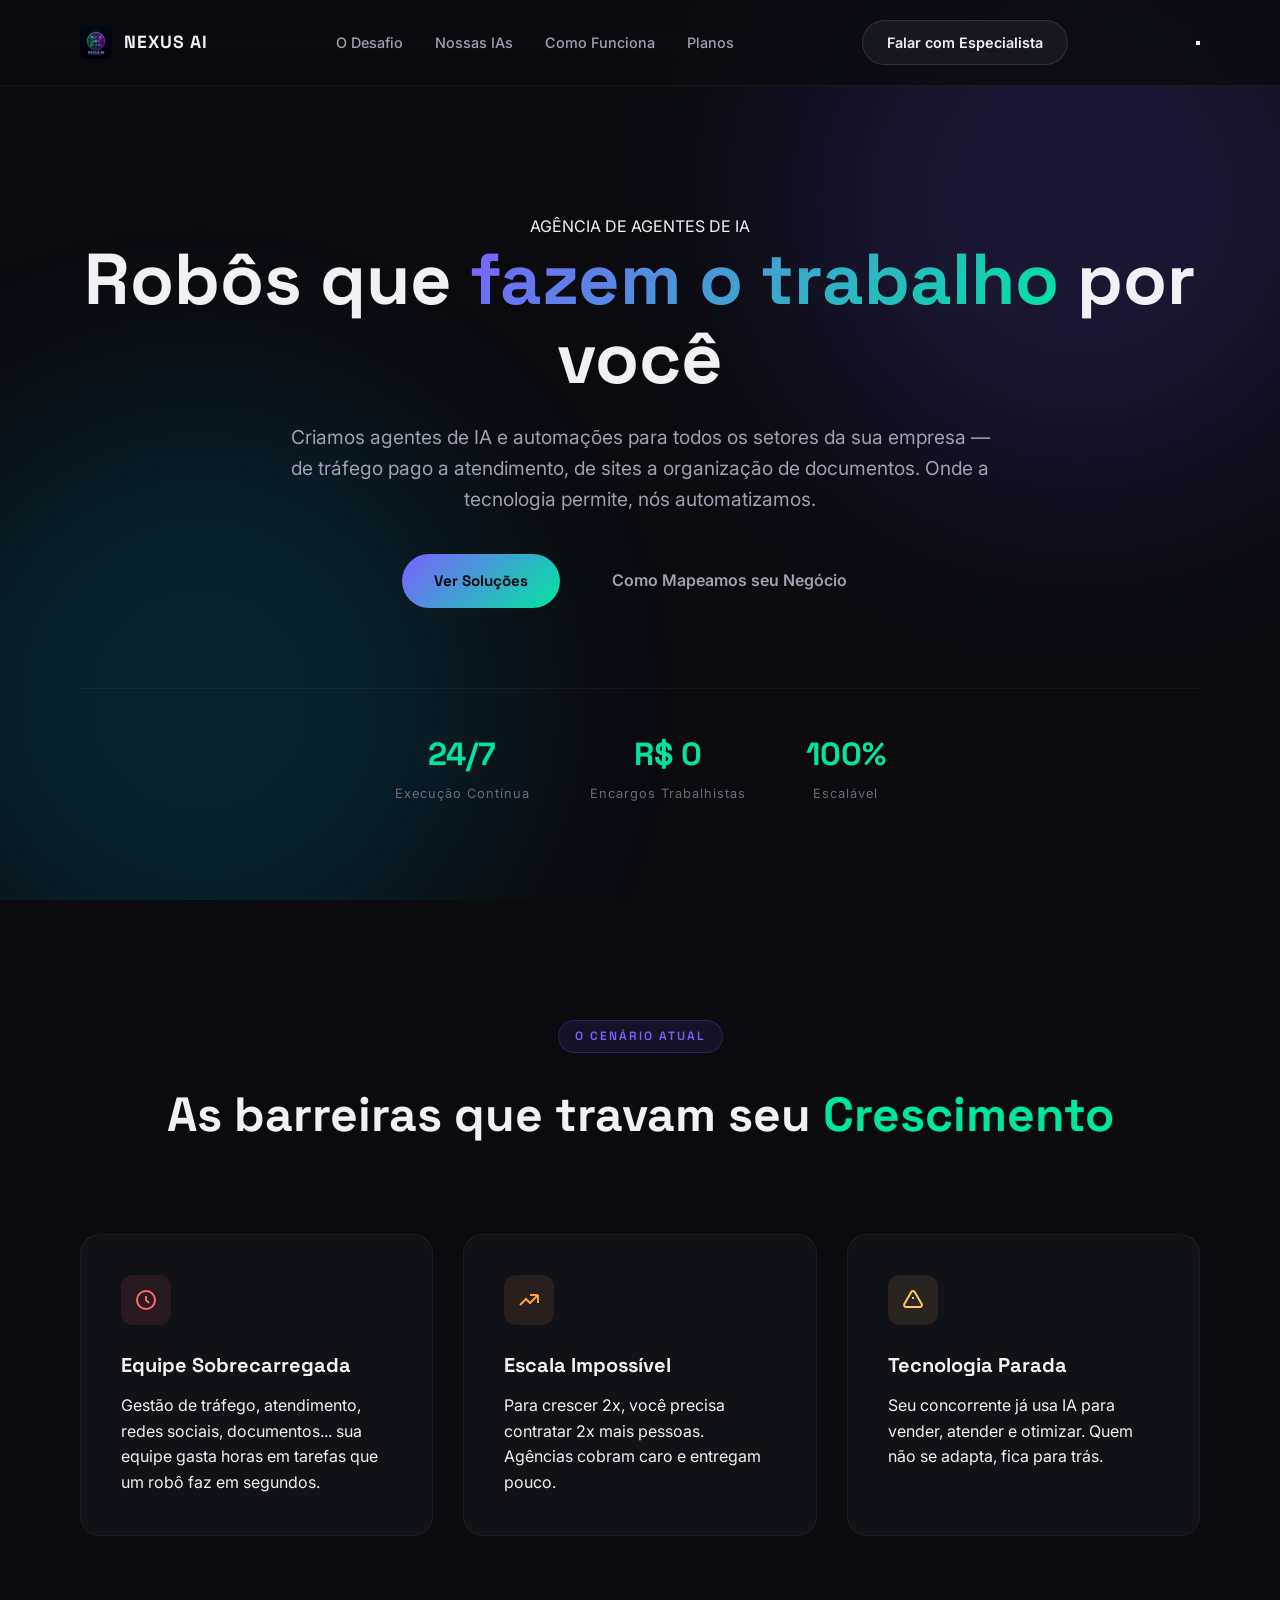
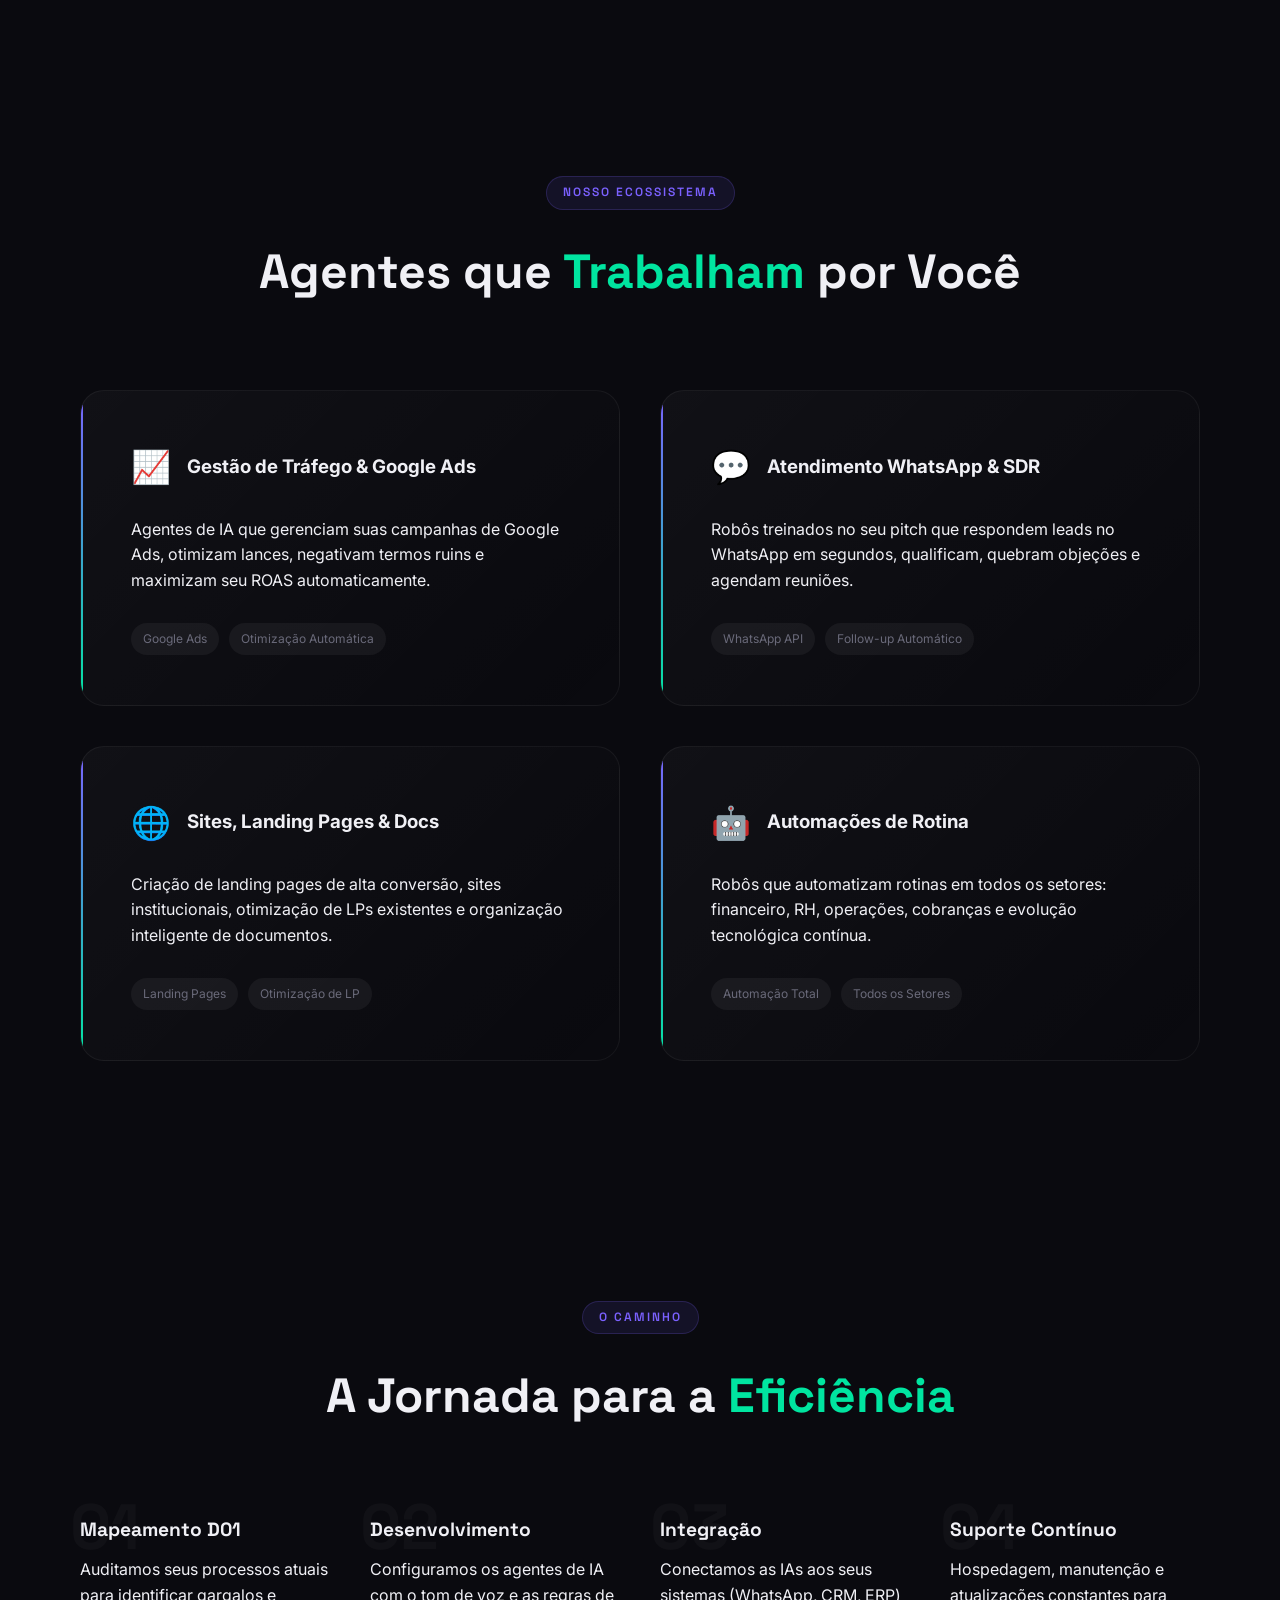
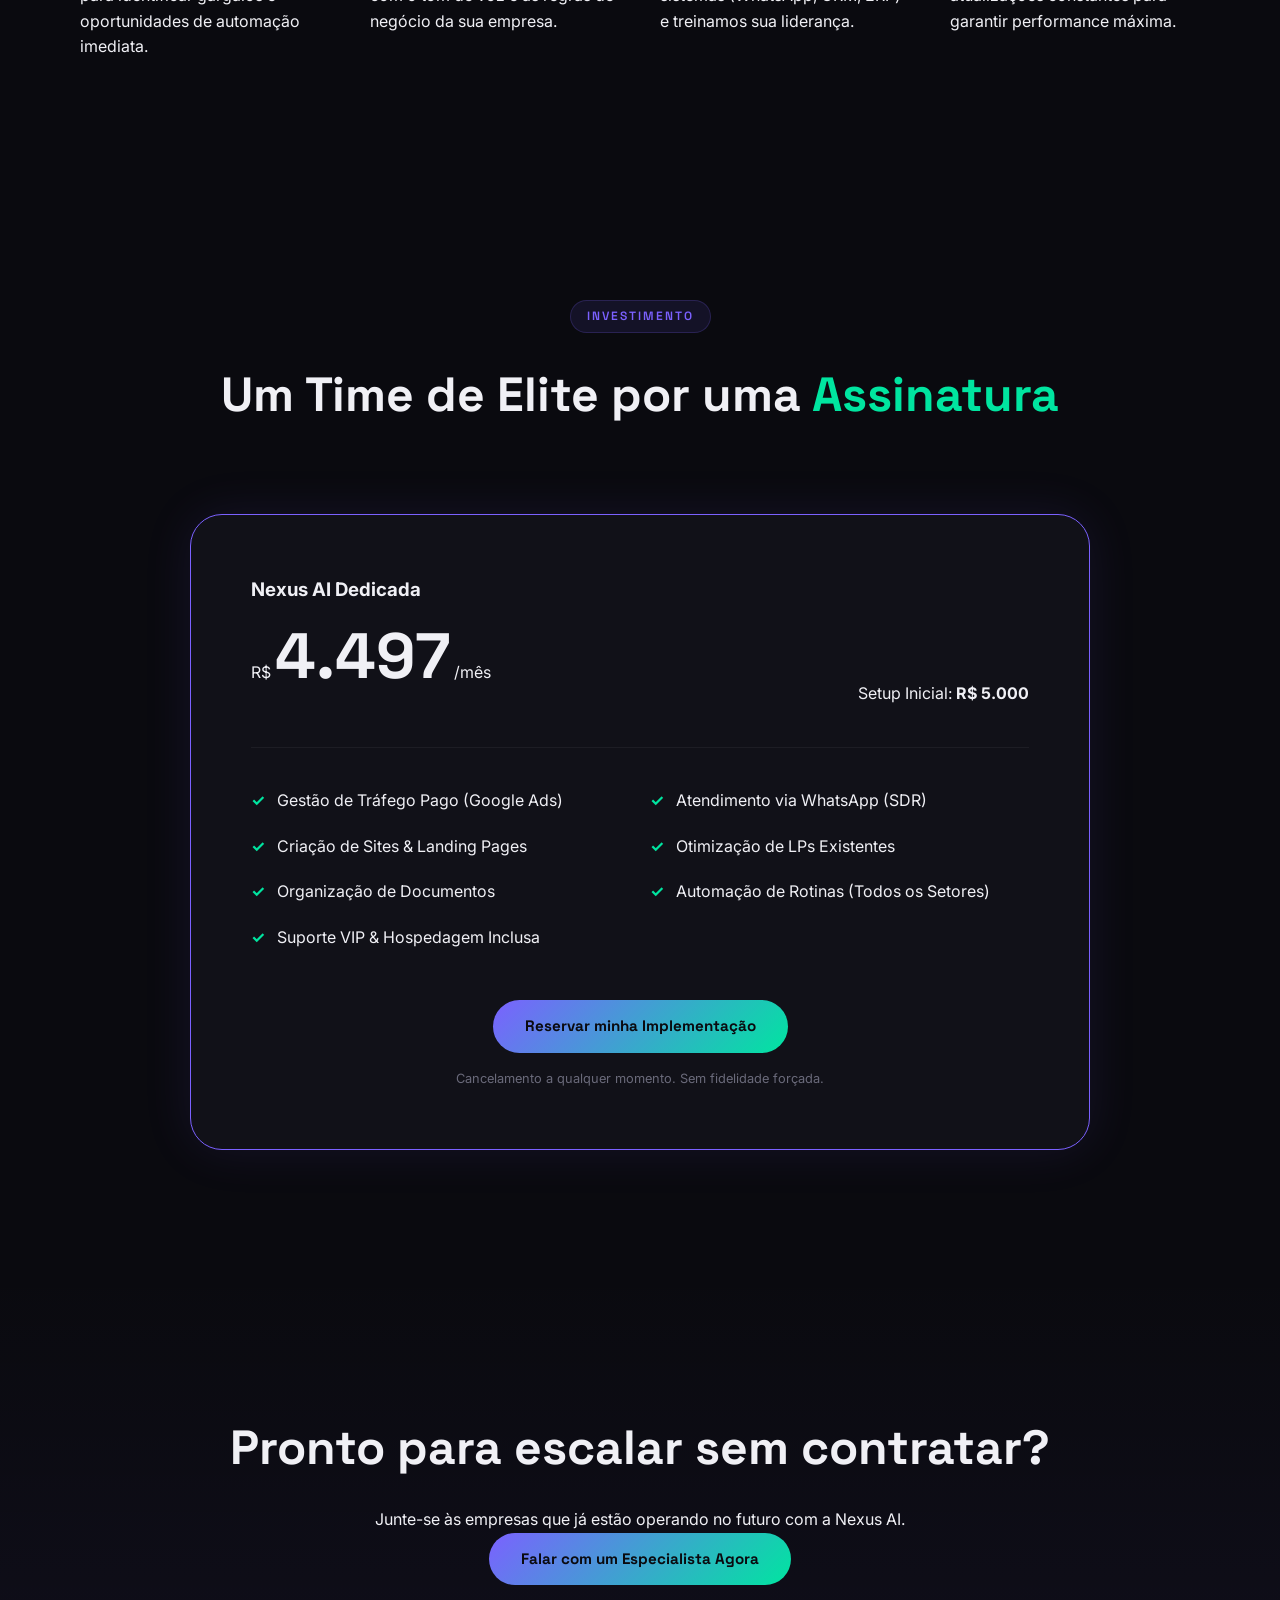
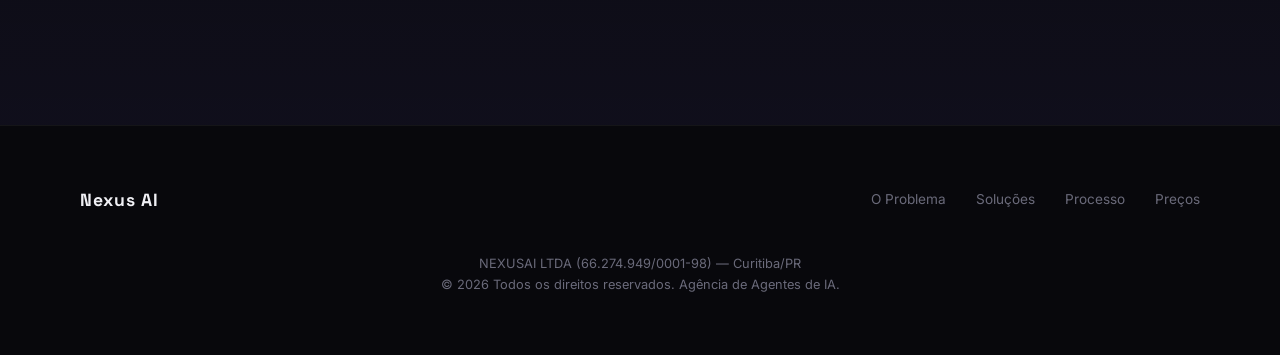
<file: index.html>
<!DOCTYPE html>
<html lang="pt-BR">
<head>
    <meta charset="UTF-8">
    <meta name="viewport" content="width=device-width, initial-scale=1.0">
    <title>Nexus AI — Agência de Agentes de IA</title>
    <meta name="description" content="Agência especializada em criar agentes de IA e automações para todos os setores da sua empresa. Gestão de tráfego, atendimento WhatsApp, sites, documentos e muito mais.">
    <link rel="preconnect" href="https://fonts.googleapis.com">
    <link rel="preconnect" href="https://fonts.gstatic.com" crossorigin>
    <link href="https://fonts.googleapis.com/css2?family=Inter:wght@300;400;500;600;700;800;900&family=Space+Grotesk:wght@400;500;600;700&display=swap" rel="stylesheet">
    <link rel="stylesheet" href="landing.css">
</head>
<body>
    <!-- Header -->
    <header class="header">
        <div class="header-container">
            <div class="logo">
                <img src="logo-nexus.png" alt="Nexus AI Logo" class="logo-img">
                <span>NEXUS AI</span>
            </div>
            <nav class="nav-links">
                <a href="#problema">O Desafio</a>
                <a href="#solucoes">Nossas IAs</a>
                <a href="#processo">Como Funciona</a>
                <a href="#precos">Planos</a>
            </nav>
            <div class="header-cta">
                <a href="https://wa.me/5541997586835" class="btn-secondary">Falar com Especialista</a>
            </div>
            <button class="mobile-menu-btn"><span></span><span></span></button>
        </div>
    </header>

    <main>
        <!-- HERO SECTION -->
        <section class="hero" id="home">
            <div class="hero-container container">
                <div class="hero-badge reveal">AGÊNCIA DE AGENTES DE IA</div>
                <h1 class="hero-title reveal">
                    Robôs que <span class="gradient-text">fazem o trabalho</span> por você
                </h1>
                <p class="hero-text reveal">
                    Criamos agentes de IA e automações para todos os setores da sua empresa — de tráfego pago a atendimento, de sites a organização de documentos. Onde a tecnologia permite, nós automatizamos.
                </p>
                <div class="hero-actions reveal">
                    <a href="#solucoes" class="btn-primary">Ver Soluções</a>
                    <a href="#processo" class="btn-ghost">Como Mapeamos seu Negócio</a>
                </div>
                <div class="hero-stats reveal">
                    <div class="stat-item">
                        <span class="stat-val">24/7</span>
                        <span class="stat-label">Execução Contínua</span>
                    </div>
                    <div class="stat-item">
                        <span class="stat-val">R$ 0</span>
                        <span class="stat-label">Encargos Trabalhistas</span>
                    </div>
                    <div class="stat-item">
                        <span class="stat-val">100%</span>
                        <span class="stat-label">Escalável</span>
                    </div>
                </div>
            </div>
            <div class="hero-bg">
                <div class="blob blob-1"></div>
                <div class="blob blob-2"></div>
            </div>
        </section>

        <!-- PROBLEM SECTION -->
        <section class="section problem" id="problema">
            <div class="container">
                <div class="section-header reveal">
                    <span class="badge">O CENÁRIO ATUAL</span>
                    <h2>As barreiras que travam seu <span>Crescimento</span></h2>
                </div>
                <div class="problem-grid">
                    <div class="problem-card reveal">
                        <div class="icon red">
                            <svg width="24" height="24" viewBox="0 0 24 24" fill="none" stroke="currentColor" stroke-width="2"><path d="M12 8v4l3 3m6-3a9 9 0 11-18 0 9 9 0 0118 0z"/></svg>
                        </div>
                        <h3>Equipe Sobrecarregada</h3>
                        <p>Gestão de tráfego, atendimento, redes sociais, documentos... sua equipe gasta horas em tarefas que um robô faz em segundos.</p>
                    </div>
                    <div class="problem-card reveal">
                        <div class="icon orange">
                            <svg width="24" height="24" viewBox="0 0 24 24" fill="none" stroke="currentColor" stroke-width="2"><path d="M13 7h8m0 0v8m0-8l-8 8-4-4-6 6"/></svg>
                        </div>
                        <h3>Escala Impossível</h3>
                        <p>Para crescer 2x, você precisa contratar 2x mais pessoas. Agências cobram caro e entregam pouco.</p>
                    </div>
                    <div class="problem-card reveal">
                        <div class="icon yellow">
                            <svg width="24" height="24" viewBox="0 0 24 24" fill="none" stroke="currentColor" stroke-width="2"><path d="M12 9v2m0 4h.01m-6.938 4h13.856c1.54 0 2.502-1.667 1.732-3L13.732 4c-.77-1.333-2.694-1.333-3.464 0L3.34 16c-.77 1.333.192 3 1.732 3z"/></svg>
                        </div>
                        <h3>Tecnologia Parada</h3>
                        <p>Seu concorrente já usa IA para vender, atender e otimizar. Quem não se adapta, fica para trás.</p>
                    </div>
                </div>
            </div>
        </section>

        <!-- SOLUTIONS SECTION -->
        <section class="section solutions" id="solucoes">
            <div class="container">
                <div class="section-header reveal">
                    <span class="badge">NOSSO ECOSSISTEMA</span>
                    <h2>Agentes que <span>Trabalham</span> por Você</h2>
                </div>
                <div class="solutions-grid">
                    <div class="solution-card reveal">
                        <div class="sol-top">
                            <div class="sol-icon">📈</div>
                            <h3>Gestão de Tráfego & Google Ads</h3>
                        </div>
                        <p>Agentes de IA que gerenciam suas campanhas de Google Ads, otimizam lances, negativam termos ruins e maximizam seu ROAS automaticamente.</p>
                        <div class="sol-tags">
                            <span>Google Ads</span>
                            <span>Otimização Automática</span>
                        </div>
                    </div>
                    <div class="solution-card reveal">
                        <div class="sol-top">
                            <div class="sol-icon">💬</div>
                            <h3>Atendimento WhatsApp & SDR</h3>
                        </div>
                        <p>Robôs treinados no seu pitch que respondem leads no WhatsApp em segundos, qualificam, quebram objeções e agendam reuniões.</p>
                        <div class="sol-tags">
                            <span>WhatsApp API</span>
                            <span>Follow-up Automático</span>
                        </div>
                    </div>
                    <div class="solution-card reveal">
                        <div class="sol-top">
                            <div class="sol-icon">🌐</div>
                            <h3>Sites, Landing Pages & Docs</h3>
                        </div>
                        <p>Criação de landing pages de alta conversão, sites institucionais, otimização de LPs existentes e organização inteligente de documentos.</p>
                        <div class="sol-tags">
                            <span>Landing Pages</span>
                            <span>Otimização de LP</span>
                        </div>
                    </div>
                    <div class="solution-card reveal">
                        <div class="sol-top">
                            <div class="sol-icon">🤖</div>
                            <h3>Automações de Rotina</h3>
                        </div>
                        <p>Robôs que automatizam rotinas em todos os setores: financeiro, RH, operações, cobranças e evolução tecnológica contínua.</p>
                        <div class="sol-tags">
                            <span>Automação Total</span>
                            <span>Todos os Setores</span>
                        </div>
                    </div>
                </div>
            </div>
        </section>

        <!-- PROCESS SECTION -->
        <section class="section process" id="processo">
            <div class="container">
                <div class="section-header reveal">
                    <span class="badge">O CAMINHO</span>
                    <h2>A Jornada para a <span>Eficiência</span></h2>
                </div>
                <div class="process-steps">
                    <div class="p-step reveal">
                        <div class="p-num">01</div>
                        <h3>Mapeamento D01</h3>
                        <p>Auditamos seus processos atuais para identificar gargalos e oportunidades de automação imediata.</p>
                    </div>
                    <div class="p-step reveal">
                        <div class="p-num">02</div>
                        <h3>Desenvolvimento</h3>
                        <p>Configuramos os agentes de IA com o tom de voz e as regras de negócio da sua empresa.</p>
                    </div>
                    <div class="p-step reveal">
                        <div class="p-num">03</div>
                        <h3>Integração</h3>
                        <p>Conectamos as IAs aos seus sistemas (WhatsApp, CRM, ERP) e treinamos sua liderança.</p>
                    </div>
                    <div class="p-step reveal">
                        <div class="p-num">04</div>
                        <h3>Suporte Contínuo</h3>
                        <p>Hospedagem, manutenção e atualizações constantes para garantir performance máxima.</p>
                    </div>
                </div>
            </div>
        </section>

        <!-- PRICING SECTION -->
        <section class="section pricing" id="precos">
            <div class="container">
                <div class="section-header reveal">
                    <span class="badge">INVESTIMENTO</span>
                    <h2>Um Time de Elite por uma <span>Assinatura</span></h2>
                </div>
                <div class="pricing-card-main reveal">
                    <div class="pricing-top">
                        <div class="price-info">
                            <h3>Nexus AI Dedicada</h3>
                            <div class="price">
                                <span class="currency">R$</span>
                                <span class="amt">4.497</span>
                                <span class="period">/mês</span>
                            </div>
                        </div>
                        <div class="setup-info">
                            <span>Setup Inicial: <strong>R$ 5.000</strong></span>
                        </div>
                    </div>
                    <div class="pricing-content">
                        <ul class="features">
                            <li>Gestão de Tráfego Pago (Google Ads)</li>
                            <li>Atendimento via WhatsApp (SDR)</li>
                            <li>Criação de Sites & Landing Pages</li>
                            <li>Otimização de LPs Existentes</li>
                            <li>Organização de Documentos</li>
                            <li>Automação de Rotinas (Todos os Setores)</li>
                            <li>Suporte VIP & Hospedagem Inclusa</li>
                        </ul>
                        <div class="pricing-actions">
                            <a href="https://wa.me/5541997586835" class="btn-primary">Reservar minha Implementação</a>
                            <p class="disclaimer">Cancelamento a qualquer momento. Sem fidelidade forçada.</p>
                        </div>
                    </div>
                </div>
            </div>
        </section>

        <!-- FINAL CTA -->
        <section class="final-cta">
            <div class="container reveal">
                <h2>Pronto para escalar sem contratar?</h2>
                <p>Junte-se às empresas que já estão operando no futuro com a Nexus AI.</p>
                <div class="cta-buttons">
                    <a href="https://wa.me/5541997586835" class="btn-primary">Falar com um Especialista Agora</a>
                </div>
            </div>
        </section>
    </main>

    <footer class="footer">
        <div class="container">
            <div class="footer-top">
                <div class="logo">Nexus AI</div>
                <div class="footer-links">
                    <a href="#problema">O Problema</a>
                    <a href="#solucoes">Soluções</a>
                    <a href="#processo">Processo</a>
                    <a href="#precos">Preços</a>
                </div>
            </div>
            <div class="footer-bottom">
                <p>NEXUSAI LTDA (66.274.949/0001-98) — Curitiba/PR</p>
                <p>© 2026 Todos os direitos reservados. Agência de Agentes de IA.</p>
            </div>
        </div>
    </footer>

    <script src="landing_script.js"></script>
</body>
</html>
</file>
<file: landing.css>
/* ============================================
   NEXUS AI — LANDING PAGE STYLES
   ============================================ */

:root {
    --bg-primary: #0a0a0f;
    --bg-secondary: #0d0d12;
    --bg-card: rgba(22, 22, 30, 0.6);
    --text-primary: #f0f0f5;
    --text-secondary: #a0a0b0;
    --text-muted: #6a6a7a;
    --accent-green: #00E5A0;
    --accent-cyan: #00B4D8;
    --accent-purple: #7B61FF;
    --accent-red: #FF6B6B;
    --accent-orange: #FF9F43;
    --accent-yellow: #FECA57;
    --gradient-primary: linear-gradient(135deg, #7B61FF 0%, #00E5A0 100%);
    --font-primary: 'Inter', sans-serif;
    --font-display: 'Space Grotesk', sans-serif;
    --transition: all 0.4s cubic-bezier(0.4, 0, 0.2, 1);
    --container-max: 1200px;
}

* {
    margin: 0;
    padding: 0;
    box-sizing: border-box;
}

html {
    scroll-behavior: smooth;
    background-color: var(--bg-primary);
}

body {
    font-family: var(--font-primary);
    background: var(--bg-primary);
    color: var(--text-primary);
    line-height: 1.6;
    overflow-x: hidden;
    -webkit-font-smoothing: antialiased;
}

.container {
    width: 100%;
    max-width: var(--container-max);
    margin: 0 auto;
    padding: 0 40px;
}

.gradient-text {
    background: var(--gradient-primary);
    -webkit-background-clip: text;
    -webkit-text-fill-color: transparent;
    background-clip: text;
}

.badge {
    display: inline-block;
    padding: 6px 16px;
    background: rgba(123, 97, 255, 0.1);
    border: 1px solid rgba(123, 97, 255, 0.2);
    border-radius: 100px;
    font-family: var(--font-display);
    font-size: 0.75rem;
    font-weight: 600;
    letter-spacing: 2px;
    color: var(--accent-purple);
    margin-bottom: 24px;
}

/* ============================================
   HEADER
   ============================================ */
.header {
    position: fixed;
    top: 0;
    left: 0;
    width: 100%;
    z-index: 1000;
    background: rgba(10, 10, 15, 0.8);
    backdrop-filter: blur(20px);
    border-bottom: 1px solid rgba(255, 255, 255, 0.05);
    padding: 20px 0;
    transition: var(--transition);
}

.header-container {
    display: flex;
    justify-content: space-between;
    align-items: center;
    max-width: var(--container-max);
    margin: 0 auto;
    padding: 0 40px;
}

.logo {
    display: flex;
    align-items: center;
    gap: 12px;
    font-family: var(--font-display);
    font-weight: 700;
    font-size: 1.1rem;
    letter-spacing: 1px;
}

.logo-img {
    width: 32px;
    height: 32px;
    object-fit: contain;
    border-radius: 8px;
}

.nav-links {
    display: flex;
    gap: 32px;
}

.nav-links a {
    text-decoration: none;
    color: var(--text-secondary);
    font-size: 0.9rem;
    font-weight: 500;
    transition: var(--transition);
}

.nav-links a:hover {
    color: var(--accent-green);
}

/* ============================================
   BUTTONS
   ============================================ */
.btn-primary {
    display: inline-flex;
    align-items: center;
    padding: 14px 32px;
    background: var(--gradient-primary);
    border: none;
    border-radius: 100px;
    color: #0a0a0f;
    font-family: var(--font-display);
    font-size: 0.95rem;
    font-weight: 700;
    text-decoration: none;
    transition: var(--transition);
    cursor: pointer;
}

.btn-primary:hover {
    transform: translateY(-3px);
    box-shadow: 0 10px 30px rgba(123, 97, 255, 0.3);
}

.btn-secondary {
    display: inline-flex;
    padding: 10px 24px;
    background: rgba(255, 255, 255, 0.05);
    border: 1px solid rgba(255, 255, 255, 0.1);
    border-radius: 100px;
    color: var(--text-primary);
    font-size: 0.9rem;
    font-weight: 600;
    text-decoration: none;
    transition: var(--transition);
}

.btn-secondary:hover {
    background: rgba(255, 255, 255, 0.1);
    border-color: var(--accent-green);
}

.btn-ghost {
    display: inline-flex;
    padding: 14px 32px;
    color: var(--text-secondary);
    text-decoration: none;
    font-weight: 600;
}

/* ============================================
   HERO
   ============================================ */
.hero {
    min-height: 100vh;
    display: flex;
    align-items: center;
    padding-top: 120px;
    position: relative;
    overflow: hidden;
}

.hero-container {
    position: relative;
    z-index: 10;
    text-align: center;
}

.hero-title {
    font-family: var(--font-display);
    font-size: clamp(2.5rem, 6vw, 4.5rem);
    font-weight: 800;
    line-height: 1.1;
    margin-bottom: 24px;
}

.hero-text {
    font-size: 1.2rem;
    color: var(--text-secondary);
    max-width: 700px;
    margin: 0 auto 40px;
}

.hero-actions {
    display: flex;
    justify-content: center;
    gap: 20px;
    margin-bottom: 80px;
}

.hero-stats {
    display: flex;
    justify-content: center;
    gap: 60px;
    padding-top: 40px;
    border-top: 1px solid rgba(255, 255, 255, 0.05);
}

.stat-item {
    text-align: center;
}

.stat-val {
    display: block;
    font-family: var(--font-display);
    font-size: 2rem;
    font-weight: 700;
    color: var(--accent-green);
}

.stat-label {
    font-size: 0.8rem;
    color: var(--text-muted);
    letter-spacing: 1px;
}

.hero-bg {
    position: absolute;
    inset: 0;
    z-index: 1;
}

.blob {
    position: absolute;
    width: 600px;
    height: 600px;
    filter: blur(100px);
    opacity: 0.15;
    border-radius: 50%;
}

.blob-1 {
    top: -100px;
    right: -100px;
    background: var(--accent-purple);
}

.blob-2 {
    bottom: -100px;
    left: -100px;
    background: var(--accent-cyan);
}

/* ============================================
   SECTIONS
   ============================================ */
.section {
    padding: 120px 0;
}

.section-header {
    text-align: center;
    margin-bottom: 80px;
}

.section-header h2 {
    font-family: var(--font-display);
    font-size: clamp(2rem, 4vw, 3rem);
    font-weight: 700;
}

.section-header h2 span {
    color: var(--accent-green);
}

/* ============================================
   PROBLEM GRID
   ============================================ */
.problem-grid {
    display: grid;
    grid-template-columns: repeat(auto-fit, minmax(300px, 1fr));
    gap: 30px;
}

.problem-card {
    padding: 40px;
    background: var(--bg-card);
    border: 1px solid rgba(255, 255, 255, 0.05);
    border-radius: 20px;
    transition: var(--transition);
}

.problem-card:hover {
    background: rgba(22, 22, 30, 0.8);
    transform: translateY(-5px);
    border-color: rgba(0, 229, 160, 0.2);
}

.problem-card .icon {
    width: 50px;
    height: 50px;
    border-radius: 12px;
    display: flex;
    align-items: center;
    justify-content: center;
    margin-bottom: 24px;
}

.icon.red { background: rgba(255, 107, 107, 0.1); color: var(--accent-red); }
.icon.orange { background: rgba(255, 159, 67, 0.1); color: var(--accent-orange); }
.icon.yellow { background: rgba(254, 202, 87, 0.1); color: var(--accent-yellow); }

.problem-card h3 {
    font-family: var(--font-display);
    font-size: 1.25rem;
    margin-bottom: 12px;
}

/* ============================================
   SOLUTIONS
   ============================================ */
.solutions-grid {
    display: grid;
    grid-template-columns: repeat(auto-fit, minmax(350px, 1fr));
    gap: 40px;
}

.solution-card {
    padding: 50px;
    background: linear-gradient(135deg, rgba(255,255,255,0.03), transparent);
    border: 1px solid rgba(255, 255, 255, 0.05);
    border-radius: 24px;
    position: relative;
    overflow: hidden;
}

.solution-card::before {
    content: '';
    position: absolute;
    top: 0;
    left: 0;
    width: 2px;
    height: 100%;
    background: var(--gradient-primary);
}

.sol-top {
    display: flex;
    align-items: center;
    gap: 16px;
    margin-bottom: 24px;
}

.sol-icon {
    font-size: 2rem;
}

.sol-tags {
    display: flex;
    gap: 10px;
    margin-top: 30px;
}

.sol-tags span {
    padding: 6px 12px;
    background: rgba(255, 255, 255, 0.05);
    border-radius: 100px;
    font-size: 0.75rem;
    color: var(--text-muted);
}

/* ============================================
   PROCESS
   ============================================ */
.process-steps {
    display: grid;
    grid-template-columns: repeat(auto-fit, minmax(250px, 1fr));
    gap: 40px;
    position: relative;
}

.p-step {
    position: relative;
}

.p-num {
    font-family: var(--font-display);
    font-size: 4rem;
    font-weight: 800;
    color: rgba(255, 255, 255, 0.03);
    position: absolute;
    top: -20px;
    left: -10px;
    line-height: 1;
}

.p-step h3 {
    font-family: var(--font-display);
    font-size: 1.2rem;
    margin-bottom: 12px;
    position: relative;
    z-index: 10;
}

/* ============================================
   PRICING
   ============================================ */
.pricing-card-main {
    max-width: 900px;
    margin: 0 auto;
    background: #111118;
    border: 1px solid var(--accent-purple);
    border-radius: 32px;
    padding: 60px;
    position: relative;
    box-shadow: 0 0 50px rgba(123, 97, 255, 0.1);
}

.pricing-badge {
    position: absolute;
    top: -15px;
    left: 50%;
    transform: translateX(-50%);
    background: var(--gradient-primary);
    color: #0a0a0f;
    padding: 6px 20px;
    border-radius: 100px;
    font-family: var(--font-display);
    font-size: 0.8rem;
    font-weight: 700;
}

.pricing-top {
    display: flex;
    justify-content: space-between;
    align-items: flex-end;
    margin-bottom: 40px;
    padding-bottom: 40px;
    border-bottom: 1px solid rgba(255, 255, 255, 0.05);
}

.price .amt {
    font-family: var(--font-display);
    font-size: 4rem;
    font-weight: 800;
    color: var(--text-primary);
}

.features {
    list-style: none;
    display: grid;
    grid-template-columns: 1fr 1fr;
    gap: 20px;
    margin-bottom: 50px;
}

.features li::before {
    content: '✓';
    color: var(--accent-green);
    margin-right: 12px;
    font-weight: 700;
}

.pricing-actions {
    text-align: center;
}

.disclaimer {
    margin-top: 16px;
    font-size: 0.8rem;
    color: var(--text-muted);
}

/* ============================================
   FINAL CTA
   ============================================ */
.final-cta {
    padding: 140px 0;
    background: linear-gradient(to bottom, transparent, rgba(123, 97, 255, 0.05));
    text-align: center;
}

.final-cta h2 {
    font-family: var(--font-display);
    font-size: 3rem;
    margin-bottom: 20px;
}

/* ============================================
   FOOTER
   ============================================ */
.footer {
    padding: 60px 0;
    border-top: 1px solid rgba(255, 255, 255, 0.05);
    background: #08080c;
}

.footer-top {
    display: flex;
    justify-content: space-between;
    align-items: center;
    margin-bottom: 40px;
}

.footer-links {
    display: flex;
    gap: 30px;
}

.footer-links a {
    color: var(--text-muted);
    text-decoration: none;
    font-size: 0.85rem;
}

.footer-bottom {
    text-align: center;
    color: var(--text-muted);
    font-size: 0.8rem;
}

/* ============================================
   ANIMATIONS (Scroll Reveal)
   ============================================ */
.reveal {
    opacity: 0;
    transform: translateY(40px);
    transition: all 1s cubic-bezier(0.4, 0, 0.2, 1);
}

.reveal.active {
    opacity: 1;
    transform: translateY(0);
}

@media (max-width: 768px) {
    .container { padding: 0 24px; }
    .nav-links { display: none; }
    .features { grid-template-columns: 1fr; }
    .hero-actions { flex-direction: column; }
    .pricing-top { flex-direction: column; align-items: flex-start; gap: 20px; }
}
</file>
